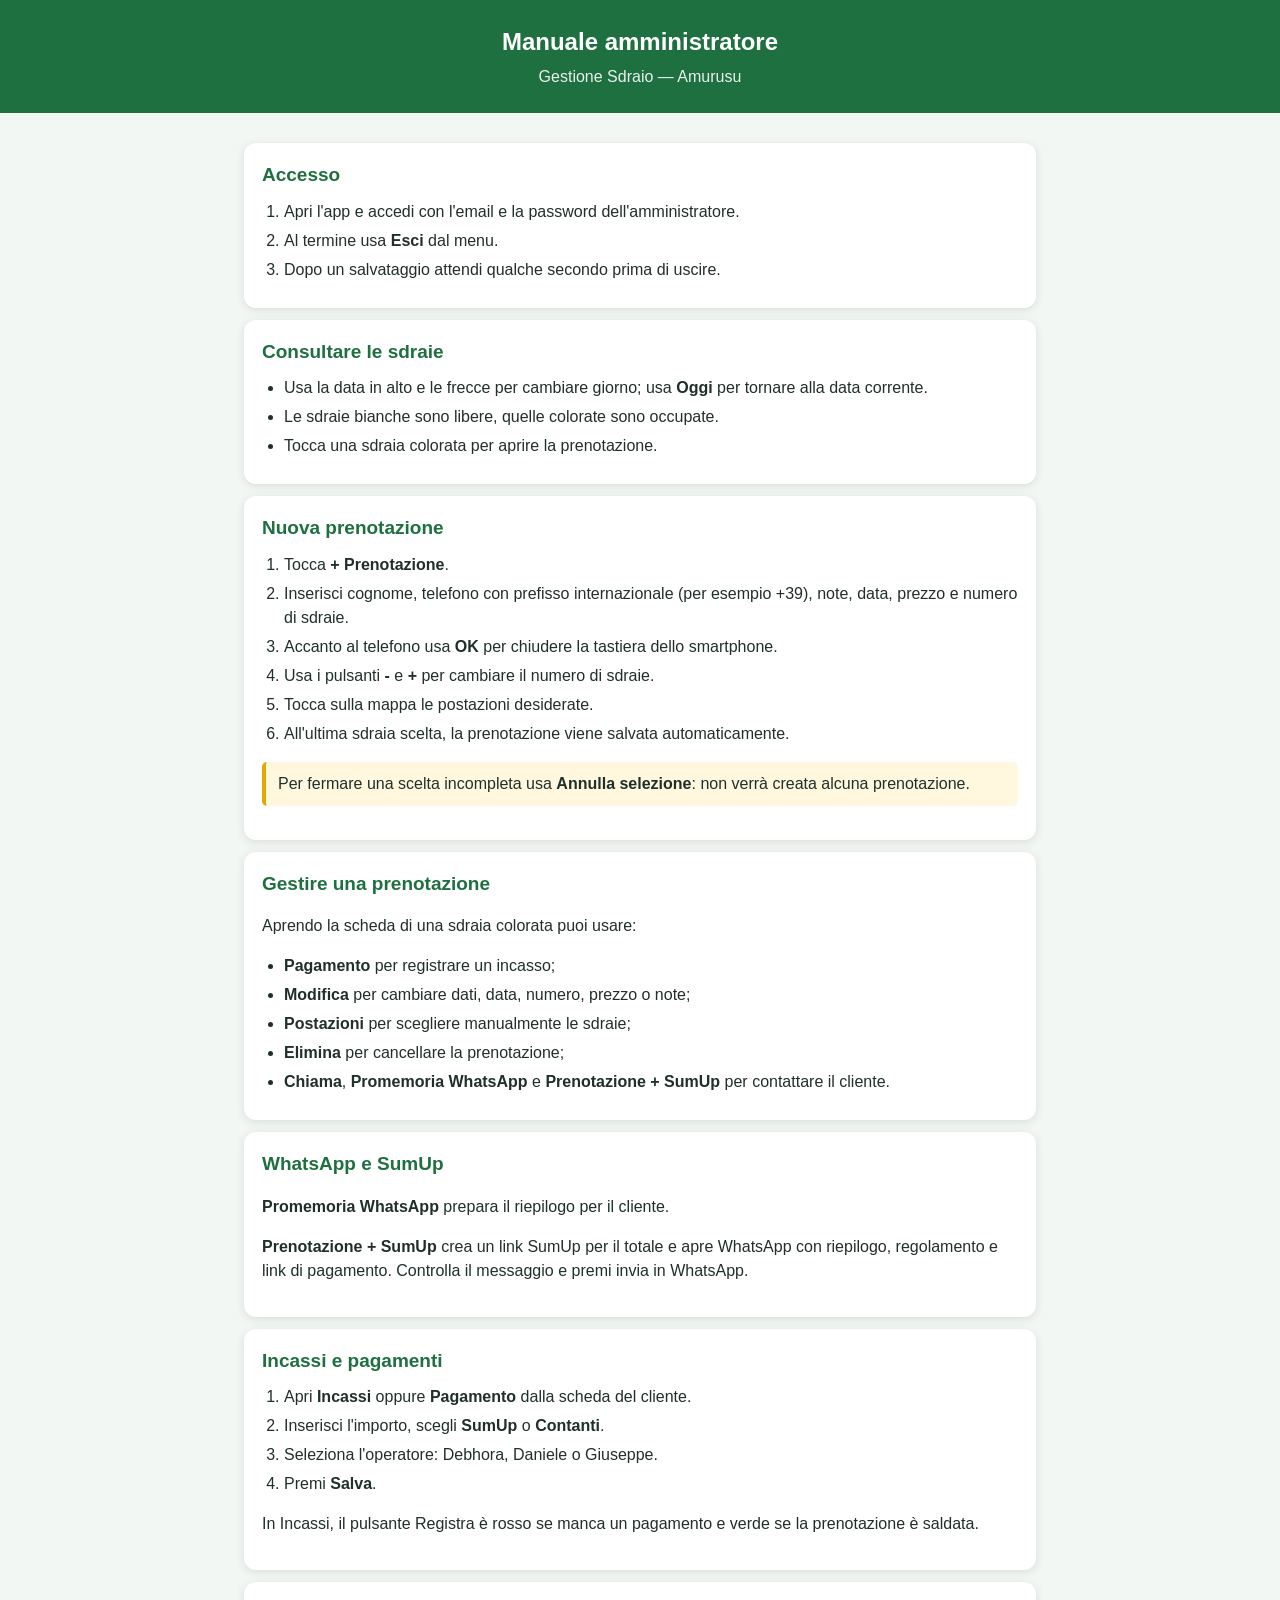
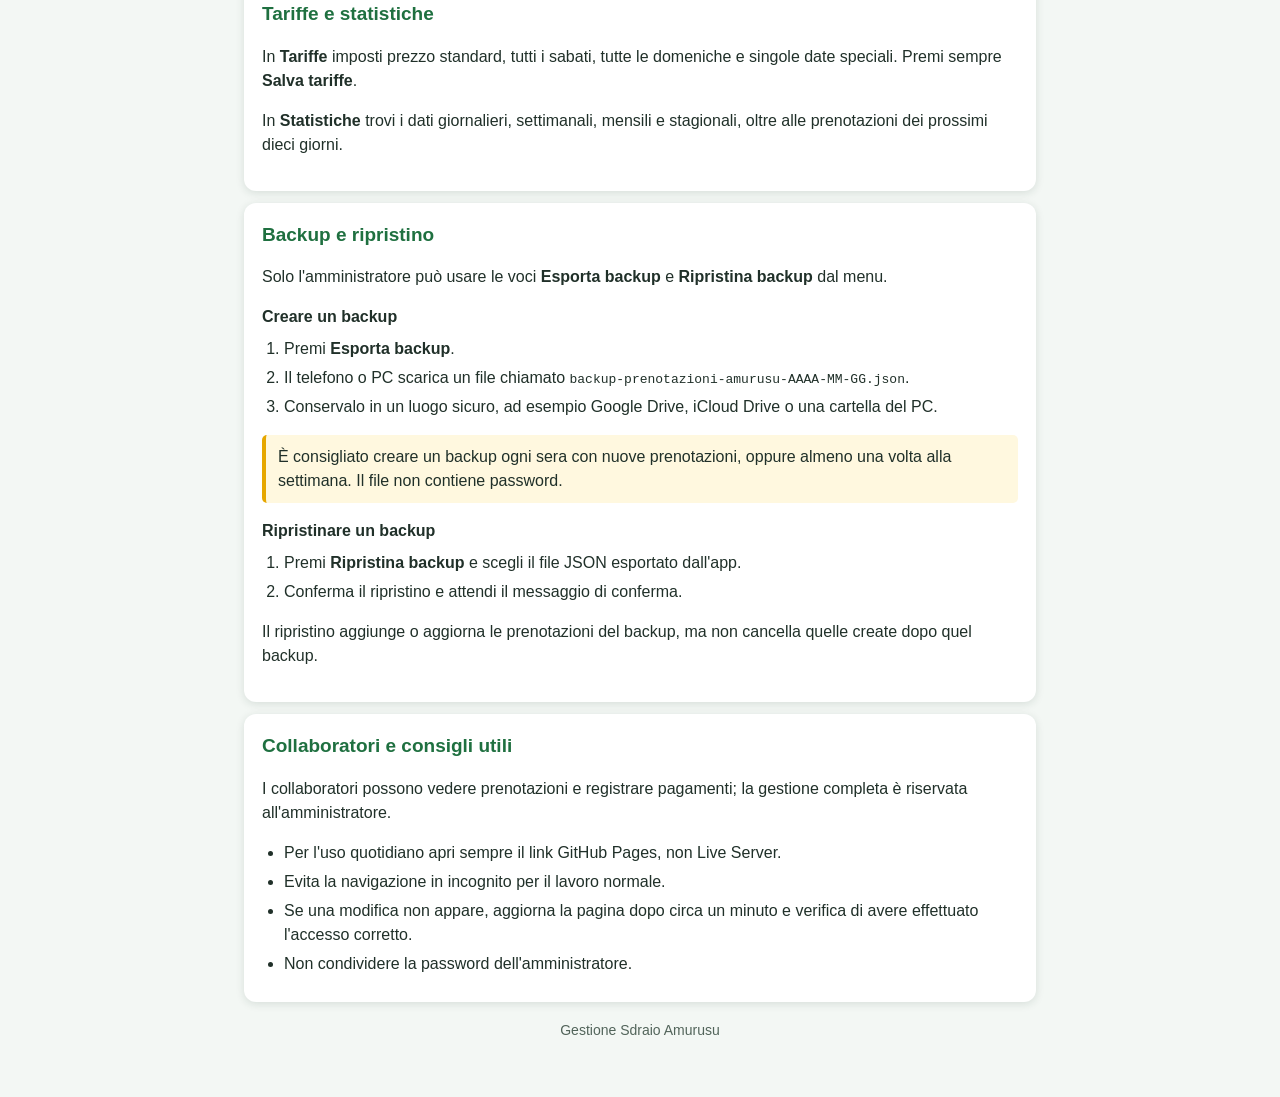
<file: manuale.html>
<!doctype html>
<html lang="it">
<head>
    <meta charset="utf-8">
    <meta name="viewport" content="width=device-width, initial-scale=1">
    <title>Manuale amministratore — Amurusu</title>
    <style>
        :root{color-scheme:light;}
        *{box-sizing:border-box;}
        body{margin:0;background:#f3f7f4;color:#203029;font-family:Arial,sans-serif;line-height:1.5;}
        header{background:#1f7040;color:#fff;padding:24px 18px;text-align:center;}
        header h1{font-size:24px;margin:0 0 5px;}
        header p{margin:0;opacity:.9;}
        main{max-width:820px;margin:0 auto;padding:18px 14px 42px;}
        section{background:#fff;border-radius:12px;padding:18px;margin:12px 0;box-shadow:0 2px 8px #173a2420;}
        h2{font-size:19px;color:#1f7040;margin:0 0 10px;}
        h3{font-size:16px;margin:16px 0 5px;}
        ol,ul{padding-left:22px;margin:8px 0;}
        li{margin:5px 0;}
        .nota{border-left:4px solid #e6a700;background:#fff8df;padding:10px 12px;border-radius:5px;}
        .fine{font-size:14px;text-align:center;color:#52645a;margin-top:18px;}
        @media(max-width:500px){header{padding:18px 14px;}header h1{font-size:21px;}section{padding:15px;}main{padding:10px 8px 32px;}}
    </style>
</head>
<body>
    <header>
        <h1>Manuale amministratore</h1>
        <p>Gestione Sdraio — Amurusu</p>
    </header>
    <main>
        <section>
            <h2>Accesso</h2>
            <ol>
                <li>Apri l'app e accedi con l'email e la password dell'amministratore.</li>
                <li>Al termine usa <strong>Esci</strong> dal menu.</li>
                <li>Dopo un salvataggio attendi qualche secondo prima di uscire.</li>
            </ol>
        </section>
        <section>
            <h2>Consultare le sdraie</h2>
            <ul>
                <li>Usa la data in alto e le frecce per cambiare giorno; usa <strong>Oggi</strong> per tornare alla data corrente.</li>
                <li>Le sdraie bianche sono libere, quelle colorate sono occupate.</li>
                <li>Tocca una sdraia colorata per aprire la prenotazione.</li>
            </ul>
        </section>
        <section>
            <h2>Nuova prenotazione</h2>
            <ol>
                <li>Tocca <strong>+ Prenotazione</strong>.</li>
                <li>Inserisci cognome, telefono con prefisso internazionale (per esempio +39), note, data, prezzo e numero di sdraie.</li>
                <li>Accanto al telefono usa <strong>OK</strong> per chiudere la tastiera dello smartphone.</li>
                <li>Usa i pulsanti <strong>-</strong> e <strong>+</strong> per cambiare il numero di sdraie.</li>
                <li>Tocca sulla mappa le postazioni desiderate.</li>
                <li>All'ultima sdraia scelta, la prenotazione viene salvata automaticamente.</li>
            </ol>
            <p class="nota">Per fermare una scelta incompleta usa <strong>Annulla selezione</strong>: non verrà creata alcuna prenotazione.</p>
        </section>
        <section>
            <h2>Gestire una prenotazione</h2>
            <p>Aprendo la scheda di una sdraia colorata puoi usare:</p>
            <ul>
                <li><strong>Pagamento</strong> per registrare un incasso;</li>
                <li><strong>Modifica</strong> per cambiare dati, data, numero, prezzo o note;</li>
                <li><strong>Postazioni</strong> per scegliere manualmente le sdraie;</li>
                <li><strong>Elimina</strong> per cancellare la prenotazione;</li>
                <li><strong>Chiama</strong>, <strong>Promemoria WhatsApp</strong> e <strong>Prenotazione + SumUp</strong> per contattare il cliente.</li>
            </ul>
        </section>
        <section>
            <h2>WhatsApp e SumUp</h2>
            <p><strong>Promemoria WhatsApp</strong> prepara il riepilogo per il cliente.</p>
            <p><strong>Prenotazione + SumUp</strong> crea un link SumUp per il totale e apre WhatsApp con riepilogo, regolamento e link di pagamento. Controlla il messaggio e premi invia in WhatsApp.</p>
        </section>
        <section>
            <h2>Incassi e pagamenti</h2>
            <ol>
                <li>Apri <strong>Incassi</strong> oppure <strong>Pagamento</strong> dalla scheda del cliente.</li>
                <li>Inserisci l'importo, scegli <strong>SumUp</strong> o <strong>Contanti</strong>.</li>
                <li>Seleziona l'operatore: Debhora, Daniele o Giuseppe.</li>
                <li>Premi <strong>Salva</strong>.</li>
            </ol>
            <p>In Incassi, il pulsante Registra è rosso se manca un pagamento e verde se la prenotazione è saldata.</p>
        </section>
        <section>
            <h2>Tariffe e statistiche</h2>
            <p>In <strong>Tariffe</strong> imposti prezzo standard, tutti i sabati, tutte le domeniche e singole date speciali. Premi sempre <strong>Salva tariffe</strong>.</p>
            <p>In <strong>Statistiche</strong> trovi i dati giornalieri, settimanali, mensili e stagionali, oltre alle prenotazioni dei prossimi dieci giorni.</p>
        </section>
        <section>
            <h2>Backup e ripristino</h2>
            <p>Solo l'amministratore può usare le voci <strong>Esporta backup</strong> e <strong>Ripristina backup</strong> dal menu.</p>
            <h3>Creare un backup</h3>
            <ol>
                <li>Premi <strong>Esporta backup</strong>.</li>
                <li>Il telefono o PC scarica un file chiamato <code>backup-prenotazioni-amurusu-AAAA-MM-GG.json</code>.</li>
                <li>Conservalo in un luogo sicuro, ad esempio Google Drive, iCloud Drive o una cartella del PC.</li>
            </ol>
            <p class="nota">È consigliato creare un backup ogni sera con nuove prenotazioni, oppure almeno una volta alla settimana. Il file non contiene password.</p>
            <h3>Ripristinare un backup</h3>
            <ol>
                <li>Premi <strong>Ripristina backup</strong> e scegli il file JSON esportato dall'app.</li>
                <li>Conferma il ripristino e attendi il messaggio di conferma.</li>
            </ol>
            <p>Il ripristino aggiunge o aggiorna le prenotazioni del backup, ma non cancella quelle create dopo quel backup.</p>
        </section>
        <section>
            <h2>Collaboratori e consigli utili</h2>
            <p>I collaboratori possono vedere prenotazioni e registrare pagamenti; la gestione completa è riservata all'amministratore.</p>
            <ul>
                <li>Per l'uso quotidiano apri sempre il link GitHub Pages, non Live Server.</li>
                <li>Evita la navigazione in incognito per il lavoro normale.</li>
                <li>Se una modifica non appare, aggiorna la pagina dopo circa un minuto e verifica di avere effettuato l'accesso corretto.</li>
                <li>Non condividere la password dell'amministratore.</li>
            </ul>
        </section>
        <p class="fine">Gestione Sdraio Amurusu</p>
    </main>
</body>
</html>
</file>
